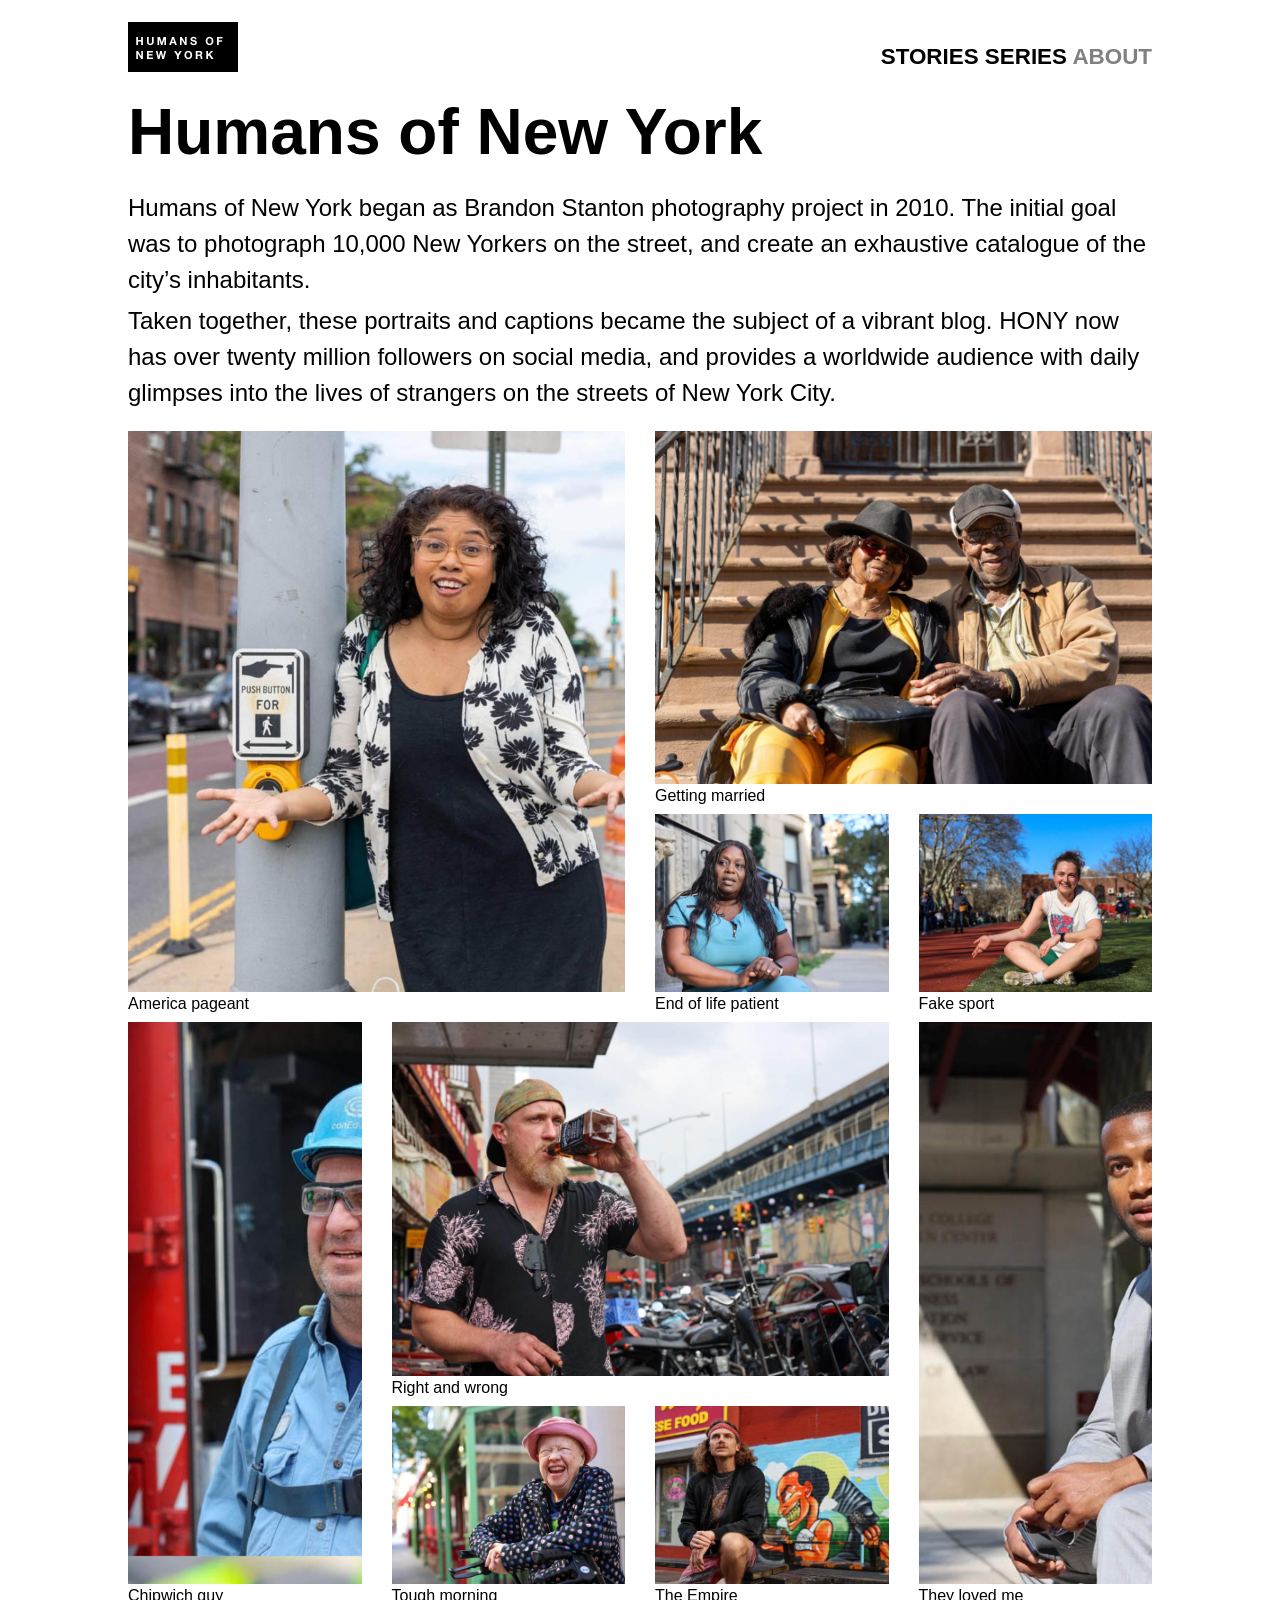
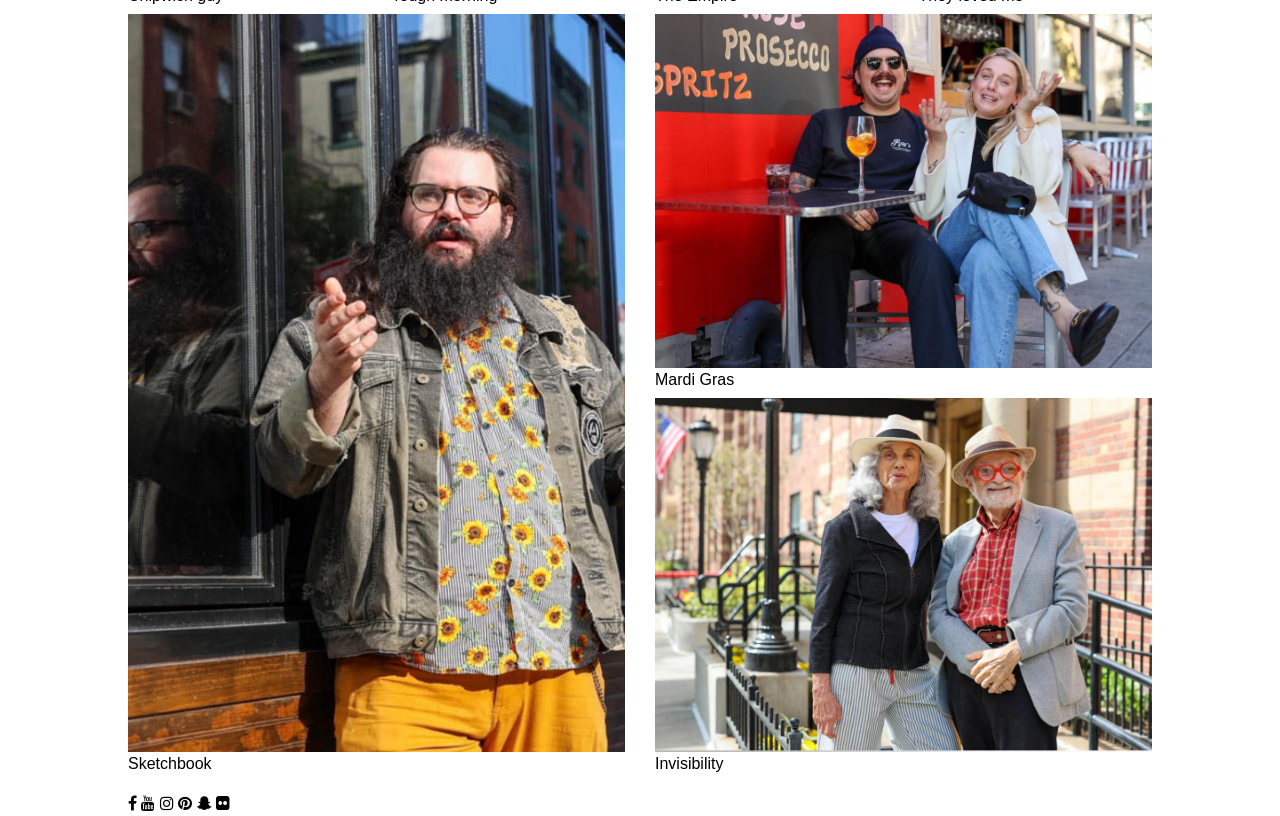
<file: ass-5/index.html>
<!DOCTYPE html>
<html lang="en">
 <head>
    <meta charset="UTF-8">
    <meta name='viewport' content='width=device-width, initial-scale=1.0'>
    <title>Humans of New York</title>
    <link rel="stylesheet" href="reset.css">
    <link rel="stylesheet" href="default.css">
    <link rel="preconnect" href="https://fonts.googleapis.com">
    <link rel="preconnect" href="https://fonts.gstatic.com" crossorigin>
    <link href="https://fonts.googleapis.com/css2?family=Inter:ital,opsz,wght@0,14..32,100..900;1,14..32,100..900&family=Jost:ital,wght@0,100..900;1,100..900&display=swap" rel="stylesheet">
    <link rel="stylesheet" href="https://cdnjs.cloudflare.com/ajax/libs/font-awesome/4.7.0/css/font-awesome.min.css">
</head>
<body>
<div id="wrapper">
    <header>
        <div class="logo">
            <a href="index.html"><img src="assets/logo.png"></a>
        </div>
        <nav>
            <a href="story.html">STORIES</a>
            <a href="#">SERIES</a>
            <a href="index.html" class="current">ABOUT</a>
        </nav> 
    </header> 

    <main> 
        <h1>Humans of New York</h1>
        <p>Humans of New York began as Brandon Stanton photography project in 2010.  The initial goal was to photograph 10,000 New Yorkers on the street, and create an exhaustive catalogue of the city’s inhabitants.</p>
        <p>Taken together, these portraits and captions became the subject of a vibrant blog. HONY now has over twenty million followers on social media, and provides a worldwide audience with daily glimpses into the lives of strangers on the streets of New York City.</p>
        <div class="image-container">
            
            <figure class="im1">
                <a href="story.html"><img src="assets/america_pageant.jpg" alt="America pageant"></a>
                <figcaption>America pageant</figcaption>
            </figure>

           <figure class="im5">
                <a href="#"><img src="assets/Chipwich_guy.jpg" alt="Chipwich guy"></a>
                <figcaption>Chipwich guy</figcaption>
            </figure>

            <figure class="im3">
                <a href="#"><img src="assets/end_of_life_patient.jpg" alt="End of life patient"></a>
                <figcaption>End of life patient</figcaption>
            </figure>

            <figure class="im4">
                <a href="#"><img src="assets/fake_sport.jpg" alt="Fake sport"></a>
                <figcaption>Fake sport</figcaption>
            </figure>

            <figure class="im6">
                <a href="#"><img src="assets/Right_and_wrong.jpg" alt="Right and wrong"></a>
                <figcaption>Right and wrong</figcaption>
            </figure>

            <figure class="im9">
                <a href="#"><img src="assets/The_Empire.jpg" alt="The Empire"></a>
                <figcaption>The Empire</figcaption>
            </figure>

            <figure class="im7">
                <a href="#"><img src="assets/they_loved_me.jpg" alt="They loved me"></a>
                <figcaption>They loved me</figcaption>
            </figure>

            <figure class="im8">
                <a href="#"><img src="assets/tough_morning.jpg" alt="Tough morning"></a>
                <figcaption>Tough morning</figcaption>
            </figure>

            <figure class="im10">
                <a href="#"><img src="assets/sketchbook.jpg" alt="Sketchbook"></a>
                <figcaption>Sketchbook</figcaption>
            </figure>

            <figure class="im2">
                <a href="#"><img src="assets/gettin_married.jpg" alt="Getting married"></a>
                <figcaption>Getting married</figcaption>
            </figure>

            <figure class="im11">
                <a href="#"><img src="assets/Mardi-Gras.jpg" alt="Mardi Gras"></a>
                <figcaption>Mardi Gras</figcaption>
            </figure>

            <figure class="im12">
                <a href="#"><img src="assets/invisibility.jpg" alt="Invisibility"></a>
                <figcaption>Invisibility</figcaption>
            </figure>

        </div>
    </main>
    <footer>
        <div class="icon-wrapper"></div>
          <a href="#" class="fa fa-facebook"></a>
          <a href="#" class="fa fa-youtube"></a>
          <a href="#" class="fa fa-instagram"></a>
          <a href="#" class="fa fa-pinterest"></a>
          <a href="#" class="fa fa-snapchat-ghost"></a>
          <a href="#" class="fa fa-flickr"></a>
        <small></small>
    </footer>


    
</div>
</body>
</html>
</file>
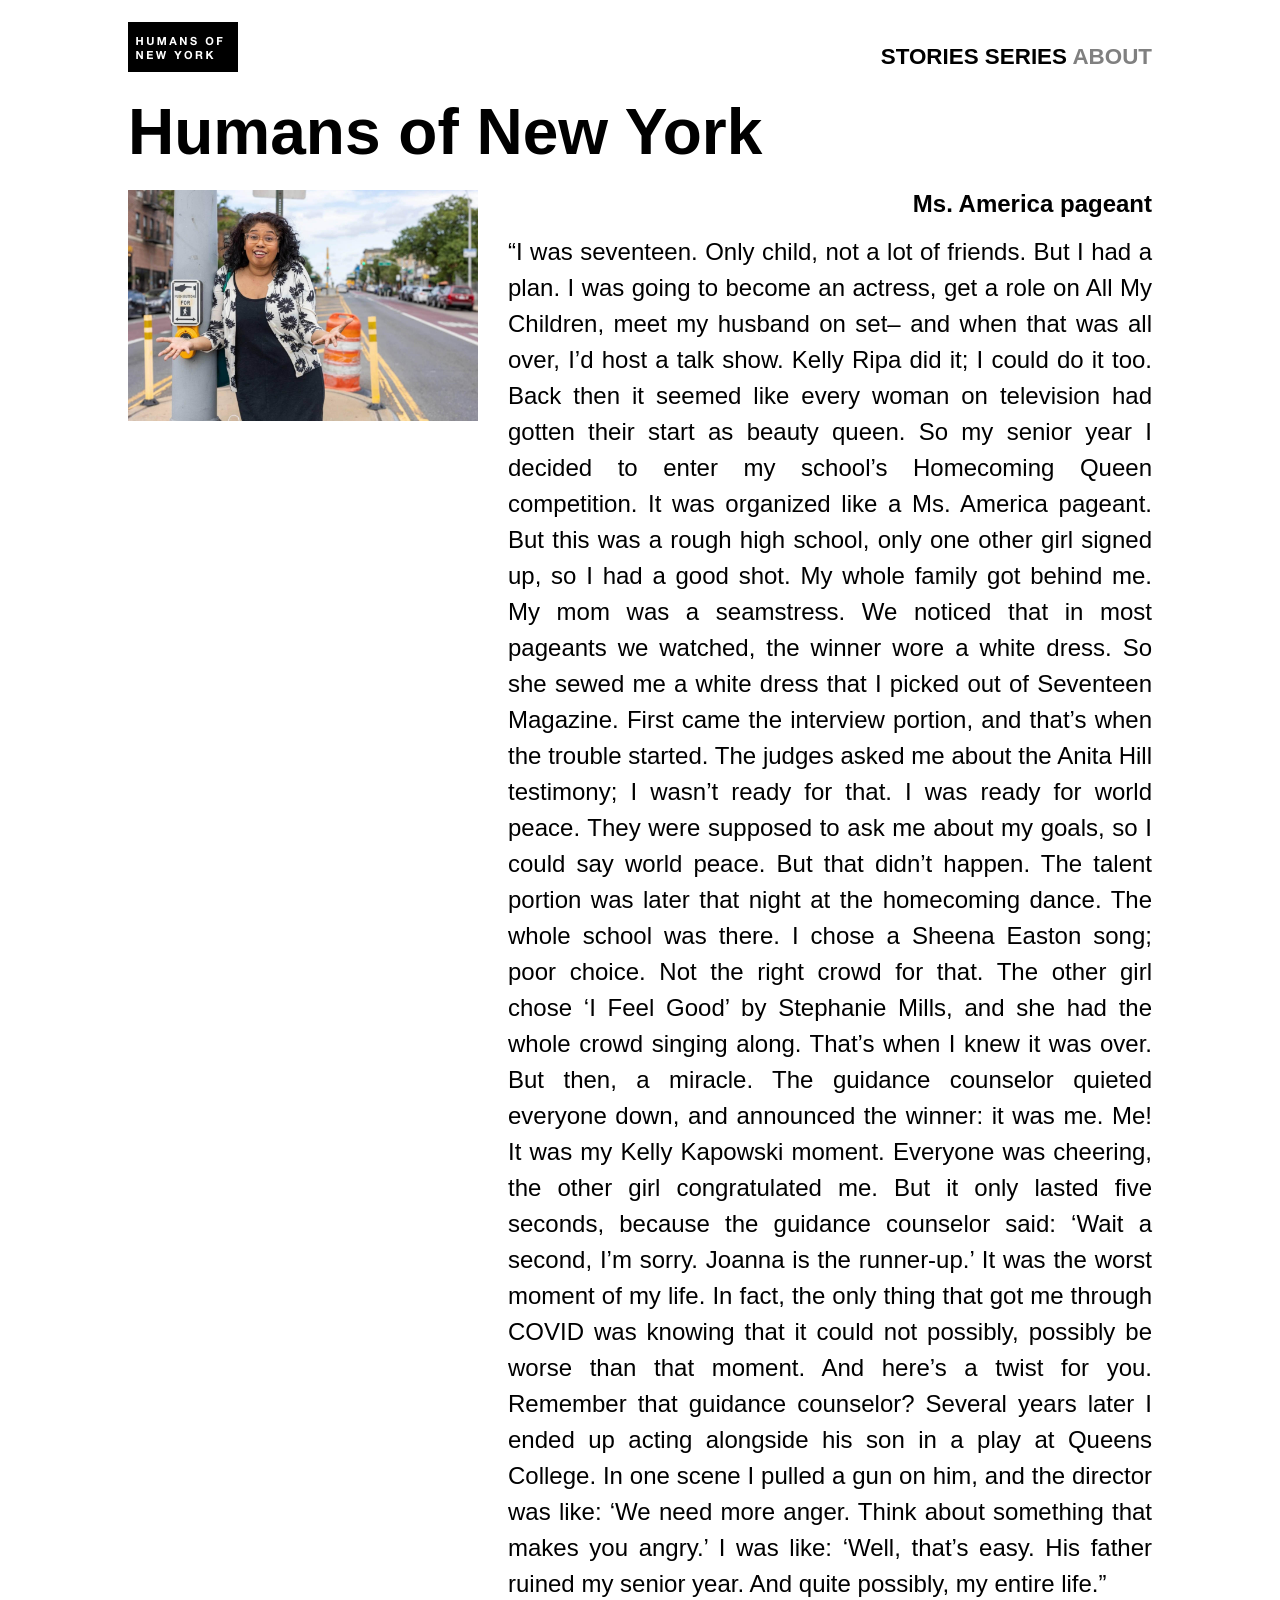
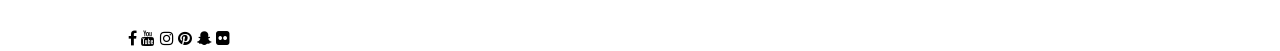
<file: ass-5/story.html>
<!DOCTYPE html>
<html lang="en">
 <head>
    <meta charset="UTF-8">
    <meta name='viewport' content='width=device-width, initial-scale=1.0'>
    <title>Humans of New York</title>
    <link rel="stylesheet" href="reset.css">
    <link rel="stylesheet" href="default.css">
    <link rel="preconnect" href="https://fonts.googleapis.com">
    <link rel="preconnect" href="https://fonts.gstatic.com" crossorigin>
    <link href="https://fonts.googleapis.com/css2?family=Inter:ital,opsz,wght@0,14..32,100..900;1,14..32,100..900&family=Jost:ital,wght@0,100..900;1,100..900&display=swap" rel="stylesheet">
    <link rel="stylesheet" href="https://cdnjs.cloudflare.com/ajax/libs/font-awesome/4.7.0/css/font-awesome.min.css">
</head>
<body>
<div id="wrapper">
    <header>
        <div class="logo">
            <a href="index.html"><img src="assets/logo.png"></a>
        </div>
        <nav>
            <a href="story.html">STORIES</a>
            <a href="#">SERIES</a>
            <a href="index.html" class="current">ABOUT</a>
        </nav> 
    </header> 
   <main>
    <h1>Humans of New York</h1>
    <div class="story-container">
        <figure class="story-image">
            <a href="story.html"><img src="assets/america_pageant.jpg" alt="America pageant"></a>
        </figure>

        <div class="story-text">
            <h2>Ms. America pageant</h2>
            <p>“I was seventeen. Only child, not a lot of friends. But I had a plan. I was going to become an actress, get a role on All My Children, meet my husband on set– and when that was all over, I’d host a talk show. Kelly Ripa did it; I could do it too. Back then it seemed like every woman on television had gotten their start as beauty queen. So my senior year I decided to enter my school’s Homecoming Queen competition. It was organized like a Ms. America pageant. But this was a rough high school, only one other girl signed up, so I had a good shot. My whole family got behind me. My mom was a seamstress. We noticed that in most pageants we watched, the winner wore a white dress. So she sewed me a white dress that I picked out of Seventeen Magazine. First came the interview portion, and that’s when the trouble started. The judges asked me about the Anita Hill testimony; I wasn’t ready for that. I was ready for world peace. They were supposed to ask me about my goals, so I could say world peace. But that didn’t happen. The talent portion was later that night at the homecoming dance. The whole school was there. I chose a Sheena Easton song; poor choice. Not the right crowd for that. The other girl chose ‘I Feel Good’ by Stephanie Mills, and she had the whole crowd singing along. That’s when I knew it was over. But then, a miracle. The guidance counselor quieted everyone down, and announced the winner: it was me. Me! It was my Kelly Kapowski moment. Everyone was cheering, the other girl congratulated me. But it only lasted five seconds, because the guidance counselor said: ‘Wait a second, I’m sorry. Joanna is the runner-up.’ It was the worst moment of my life. In fact, the only thing that got me through COVID was knowing that it could not possibly, possibly be worse than that moment. And here’s a twist for you. Remember that guidance counselor? Several years later I ended up acting alongside his son in a play at Queens College. In one scene I pulled a gun on him, and the director was like: ‘We need more anger. Think about something that makes you angry.’ I was like: ‘Well, that’s easy. His father ruined my senior year. And quite possibly, my entire life.”</p>
        </div>
    </div>
</main>
    <footer>
        <div class="icon-wrapper"></div>
          <a href="#" class="fa fa-facebook"></a>
          <a href="#" class="fa fa-youtube"></a>
          <a href="#" class="fa fa-instagram"></a>
          <a href="#" class="fa fa-pinterest"></a>
          <a href="#" class="fa fa-snapchat-ghost"></a>
          <a href="#" class="fa fa-flickr"></a>
        <small></small>
    </footer>

    
</div>
</body>
</html>
</file>
<file: ass-5/default.css>
body {
    font-family: Arial, sans-serif;
    font-optical-sizing: auto;
}

header {
    display: flex;
    justify-content: space-between;
    margin-bottom: 20px;
    margin-top: 20px;
    align-items: center;
}

main p {
    font-weight: 300;
    margin-bottom: 5px;
    font-size: 1.5rem;
}

.logo img {
    display: block;
    height: fit-content;
}

h1 {
    margin-bottom: 20px;
    font-size: 4rem;
}

nav {
    text-decoration: none;
    color: black;
    font-weight: 600;
    margin-left: 20px;
    margin-top: 20px;
    font-size: 1.4rem;
}

#wrapper {
    width: 80%;
    margin: 0 auto;
}

footer {
    margin-top: 20px;
    font-size: 1rem;
    width: 900px;
    max-width: 100%;
    margin-left: 0;
}

footer small {
    margin-top: 10px;
    text-align: center;
}

.current {
    color: gray;
}

.icon-wrapper {
    font-size: 1.2em;
    width: 20%;
    margin-left: auto;
    margin-right: auto;
    margin-top: 10px;
    margin-bottom: 20px;
}

.image-container {
    display: grid;
    grid-template-columns: repeat(4, 1fr);
    gap: 30px;
    margin-top: 20px;
    margin-bottom: 40px;
}

.image-container img {
    width: 100%;
    height: 100%;
    object-fit: cover;
    display: block;
}

.im1 {
    grid-column-start: 1;
    grid-column-end: 3;
    grid-row-start: 1;
    grid-row-end: 3;
}
.im2 {
    grid-column-start: 3;
    grid-column-end: 5;
    grid-row-start: 1;
    grid-row-end: 2;
}
.im3 {
    grid-column-start: 3;
    grid-column-end: 4;
    grid-row-start: 2;
    grid-row-end: 3;
}
.im4 {
    grid-column-start: 4;
    grid-column-end: 5;
    grid-row-start: 2;
    grid-row-end: 3;
}
.im5 {
    grid-column-start: 1;
    grid-column-end: 2;
    grid-row-start: 3;
    grid-row-end: 5;
}
.im6 {
    grid-column-start: 2;
    grid-column-end: 4;
    grid-row-start: 3;
    grid-row-end: 4;
}
.im7 {
    grid-column-start: 4;
    grid-column-end: 5;
    grid-row-start: 3;
    grid-row-end: 5;
}
.im8 {
    grid-column-start: 2;
    grid-column-end: 3;
    grid-row-start: 4;
    grid-row-end: 5;
}
.im9 {
    grid-column-start: 3;
    grid-column-end: 4;
    grid-row-start: 4;
    grid-row-end: 5;
}
.im10 {
    grid-column-start: 1;
    grid-column-end: 3;
    grid-row-start: 5;
    grid-row-end: 7;
}
.im11 {
    grid-column-start: 3;
    grid-column-end: 5;
    grid-row-start: 5;
    grid-row-end: 6;
}
.im12 {
    grid-column-start: 3;
    grid-column-end: 5;
    grid-row-start: 6;
    grid-row-end: 7;
}

.im5 img {
    object-position: right;
}

.im1 img {
    object-position: left;
}

.im5 img {
    object-position: center;
}

.im10 img {
    object-position: left;
}

.story-container {
    display: grid;
    grid-template-columns: 1fr;
    gap: 30px;
}

.story-image img {
    width: 100%;
    height: auto;
    display: block;
}

.story-text h2 {
    font-size: 1.5rem;
    font-weight: 700;
    margin-bottom: 15px;
    text-align: left;
}

.story-text p {
    text-align: left;
}

@media (min-width: 768px) {
    .story-container {
        grid-template-columns: 350px 1fr;
        align-items: start;
    }

    .story-text h2 {
        text-align: right;
    }

    .story-text p {
        text-align: justify;
    }
}

@media (max-width: 767px) {
    #wrapper {
        width: 100%;
        margin: 0;
        padding: 0 10px;
        box-sizing: border-box;
    }

    nav a {
        color: black;
        display: inline-block;
        font-size: 1.2rem;
        font-weight: 700;
    }

    h1 {
        font-size: 4rem;
        font-weight: 900;
    }

    nav {
        width: 62%;
        height: 10%;
        min-height: 40px;
        display: flex;
        justify-content: space-around;
    }
}
</file>
